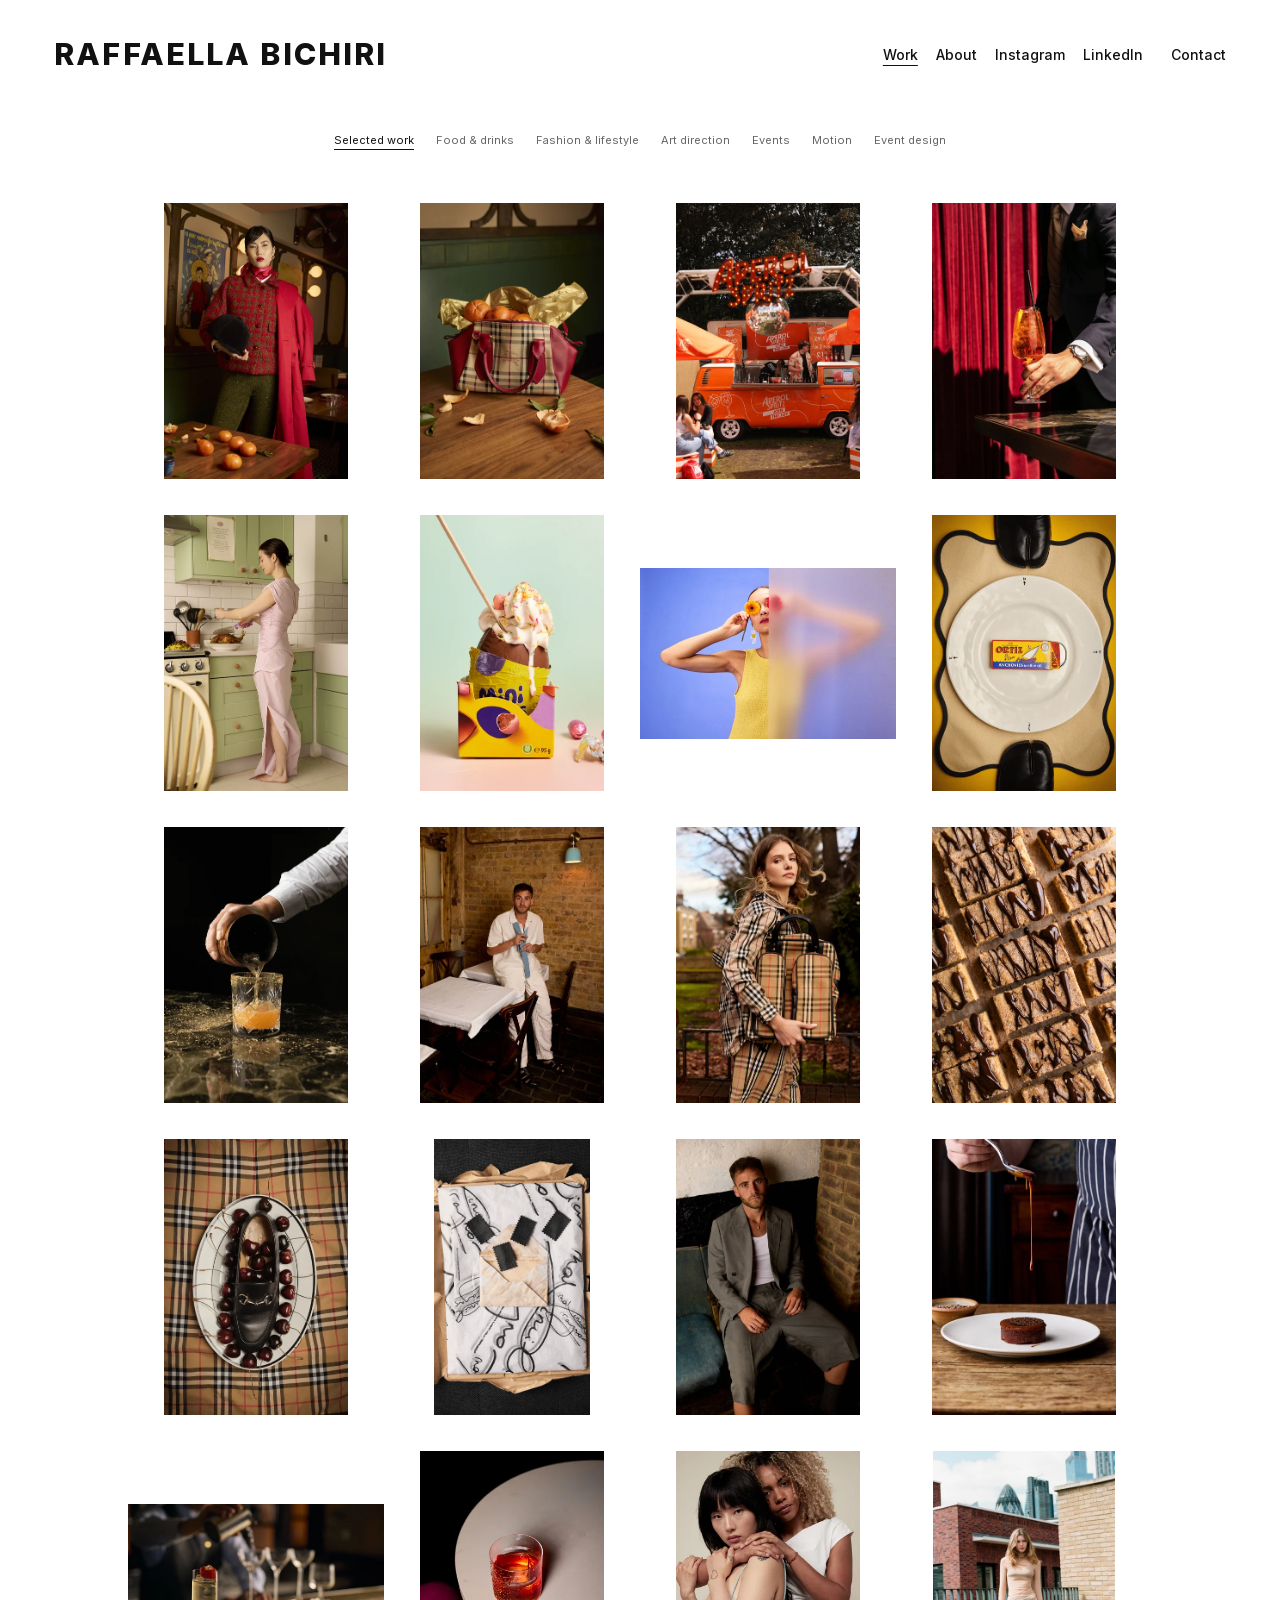
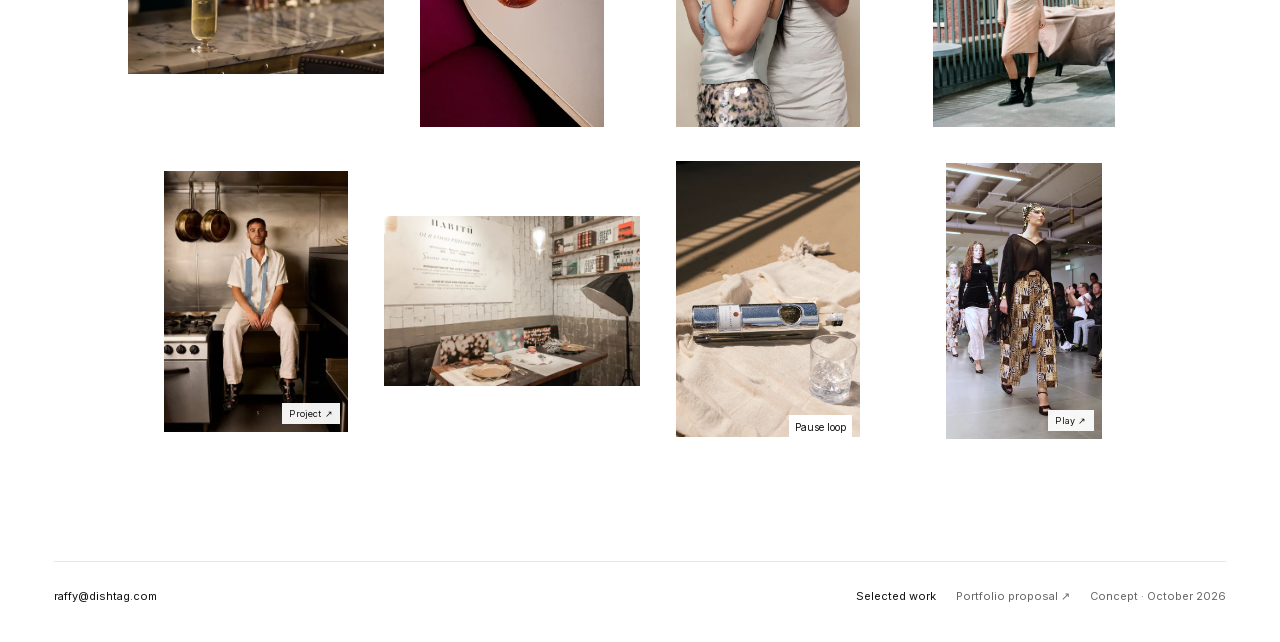
<file: index.html>
<!doctype html><html lang="en"><head><meta charset="utf-8"><meta name="viewport" content="width=device-width,initial-scale=1"><title>Raffaella Bichiri — Selected Work</title><meta name="description" content="Photography, art direction and creative production by Raffaella Bichiri. A portfolio concept."><meta name="robots" content="noindex,nofollow"><meta name="theme-color" content="#ffffff"><link rel="icon" href="./favicon.svg" type="image/svg+xml"><link rel="stylesheet" href="./style.css"><link rel="preload" href="./assets/figma/inter.woff2" as="font" type="font/woff2" crossorigin><script type="module" src="./app.js"></script></head><body><a class="skip" href="#main">Skip to content</a><header class="site-header"><a class="wordmark" href="./" aria-label="Raffaella Bichiri — selected work">RAFFAELLA BICHIRI</a><nav class="site-nav" aria-label="Main navigation"><a href="./" aria-current="page">Work</a><a href="./about.html">About</a><a data-social="instagram" href="https://www.instagram.com/raffaellabic_photography" target="_blank" rel="noopener noreferrer">Instagram</a><a data-social="linkedin" href="https://www.linkedin.com/in/raffaella-bichiri-4a4538165/" target="_blank" rel="noopener noreferrer">LinkedIn</a><a class="contact-nav" href="./contact.html">Contact</a></nav></header><main id="main"><h1 class="sr-only">Selected photography, art direction and motion work</h1><div class="filters" role="group" aria-label="Filter work by discipline"></div><p id="gallery-announcement" class="sr-only" aria-live="polite"></p><div class="gallery-status" role="status"></div><div class="gallery"></div><noscript><p class="gallery-status">Please enable JavaScript to explore this concept, or visit <a href="https://raffaellabichiri.myportfolio.com/">the current portfolio</a>.</p></noscript></main><footer class="site-footer"><a data-email href="mailto:raffy@dishtag.com">raffy@dishtag.com</a><div class="footer-links"><a href="./">Selected work</a><a class="secondary" href="./proposal.html">Portfolio proposal ↗</a><span class="secondary">Concept · October 2026</span></div></footer><dialog class="lightbox" aria-label="Image viewer"><div class="lightbox-bar"><span class="lightbox-title"></span><button class="plain-button close-button" data-close type="button">Close <span aria-hidden="true">×</span></button></div><div class="lightbox-stage"></div><div class="lightbox-bottom"><span class="lightbox-count" aria-live="polite"></span><a data-project hidden class="text-link">View project ↗</a><div class="lightbox-arrows"><button class="plain-button" data-prev type="button" aria-label="Previous image">← Previous</button><button class="plain-button" data-next type="button" aria-label="Next image">Next →</button></div></div></dialog></body></html>
</file>
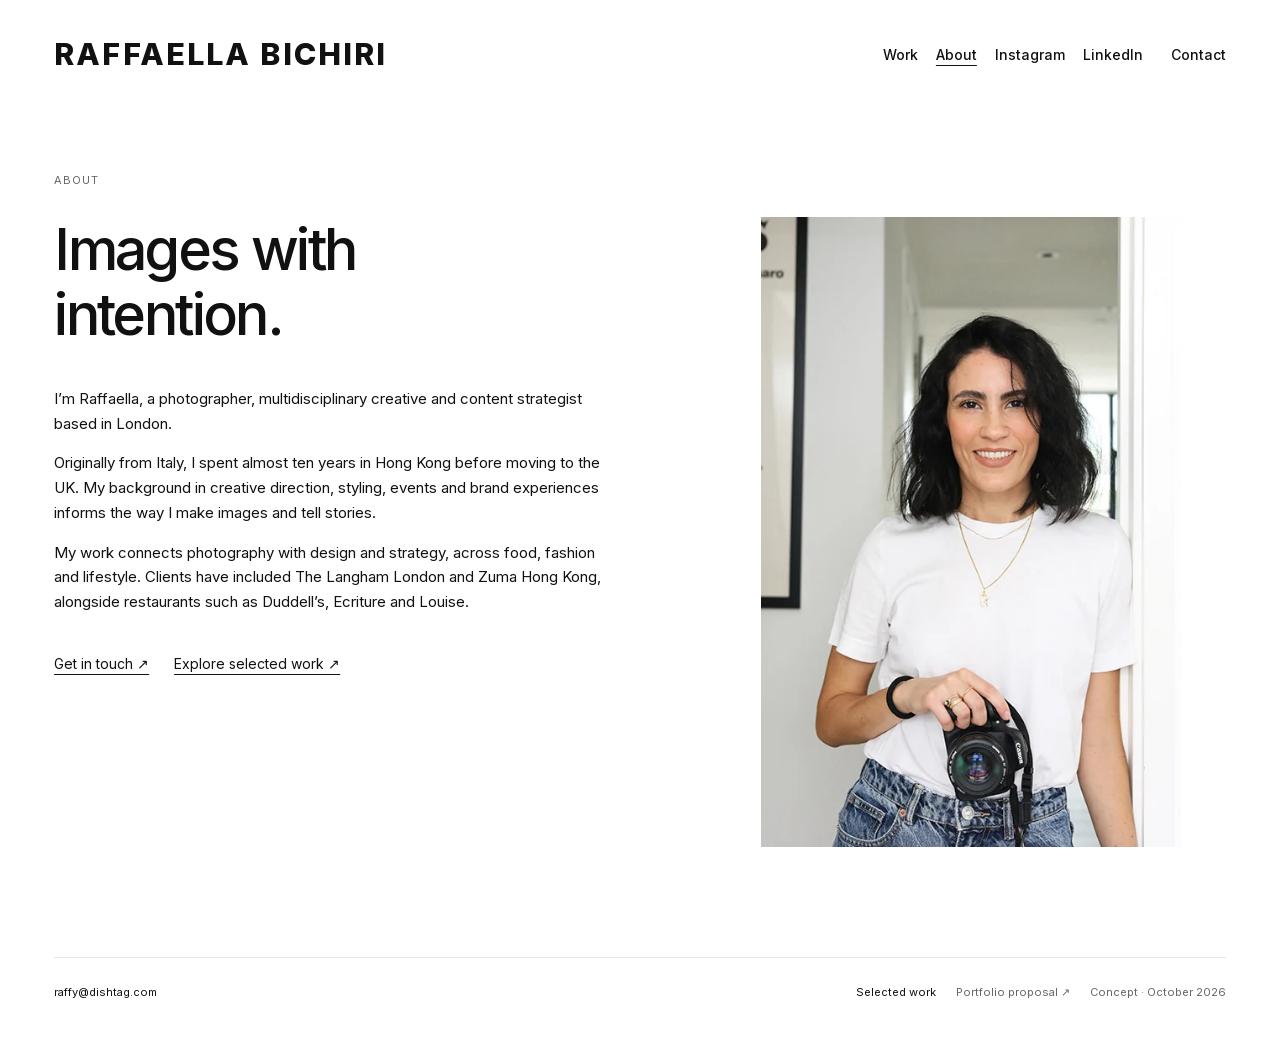
<file: about.html>
<!doctype html><html lang="en"><head><meta charset="utf-8"><meta name="viewport" content="width=device-width,initial-scale=1"><title>About — Raffaella Bichiri</title><meta name="description" content="Photography, art direction and creative production by Raffaella Bichiri. A portfolio concept."><meta name="robots" content="noindex,nofollow"><meta name="theme-color" content="#ffffff"><link rel="icon" href="./favicon.svg" type="image/svg+xml"><link rel="stylesheet" href="./style.css"><link rel="preload" href="./assets/figma/inter.woff2" as="font" type="font/woff2" crossorigin><script type="module" src="./app.js"></script></head><body><a class="skip" href="#main">Skip to content</a><header class="site-header"><a class="wordmark" href="./" aria-label="Raffaella Bichiri — selected work">RAFFAELLA BICHIRI</a><nav class="site-nav" aria-label="Main navigation"><a href="./">Work</a><a href="./about.html" aria-current="page">About</a><a data-social="instagram" href="https://www.instagram.com/raffaellabic_photography" target="_blank" rel="noopener noreferrer">Instagram</a><a data-social="linkedin" href="https://www.linkedin.com/in/raffaella-bichiri-4a4538165/" target="_blank" rel="noopener noreferrer">LinkedIn</a><a class="contact-nav" href="./contact.html">Contact</a></nav></header><main id="main" class="page"><p class="eyebrow">About</p><div class="about-layout"><div><h1>Images with<br>intention.</h1><div id="about-bio"></div><ul class="contact-list"><li><a class="text-link" href="./contact.html">Get in touch ↗</a></li><li><a class="text-link" href="./">Explore selected work ↗</a></li></ul></div><img class="about-portrait" alt="Raffaella Bichiri" loading="lazy" width="600" height="800"></div></main><footer class="site-footer"><a data-email href="mailto:raffy@dishtag.com">raffy@dishtag.com</a><div class="footer-links"><a href="./">Selected work</a><a class="secondary" href="./proposal.html">Portfolio proposal ↗</a><span class="secondary">Concept · October 2026</span></div></footer></body></html>
</file>
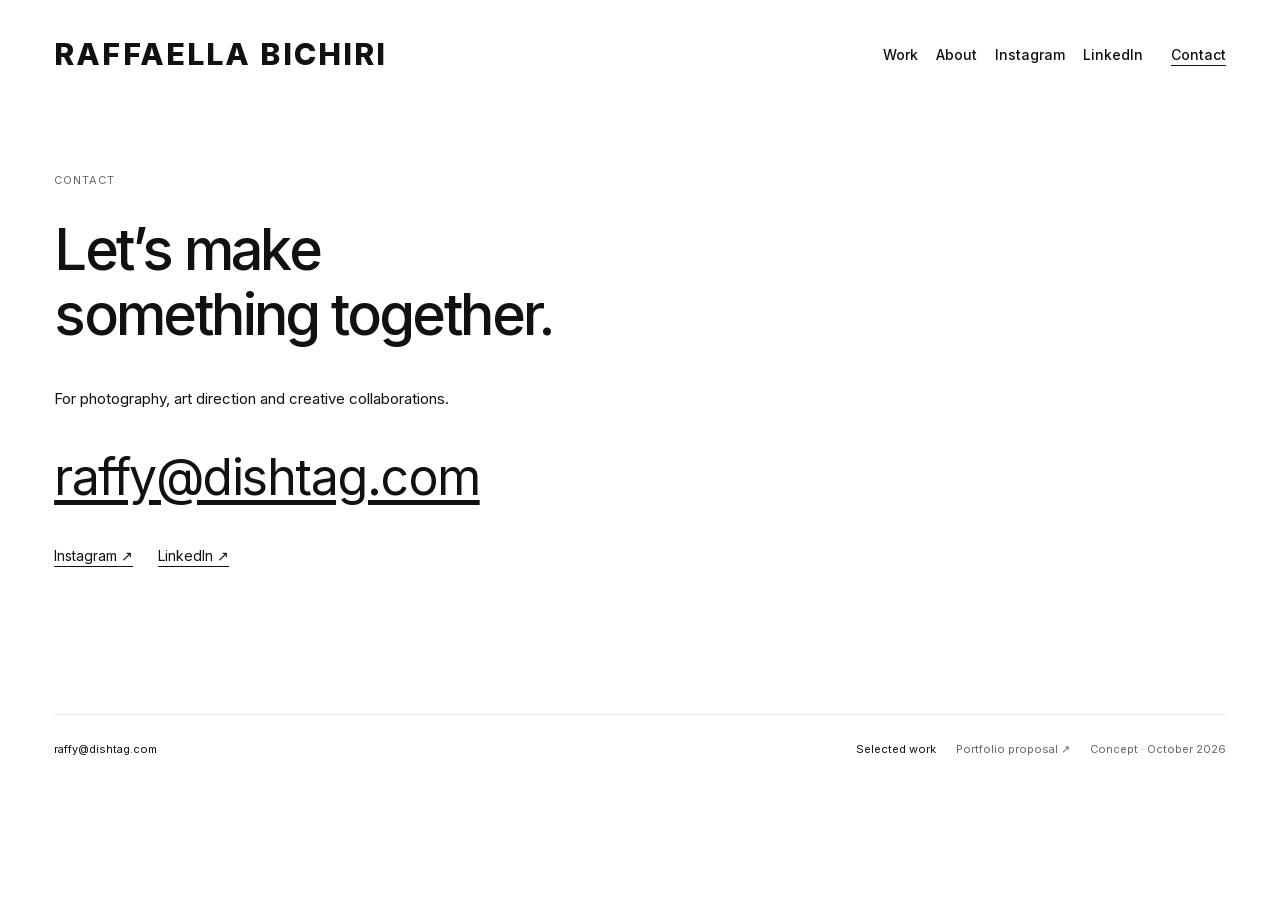
<file: contact.html>
<!doctype html><html lang="en"><head><meta charset="utf-8"><meta name="viewport" content="width=device-width,initial-scale=1"><title>Contact — Raffaella Bichiri</title><meta name="description" content="Photography, art direction and creative production by Raffaella Bichiri. A portfolio concept."><meta name="robots" content="noindex,nofollow"><meta name="theme-color" content="#ffffff"><link rel="icon" href="./favicon.svg" type="image/svg+xml"><link rel="stylesheet" href="./style.css"><link rel="preload" href="./assets/figma/inter.woff2" as="font" type="font/woff2" crossorigin><script type="module" src="./app.js"></script></head><body><a class="skip" href="#main">Skip to content</a><header class="site-header"><a class="wordmark" href="./" aria-label="Raffaella Bichiri — selected work">RAFFAELLA BICHIRI</a><nav class="site-nav" aria-label="Main navigation"><a href="./">Work</a><a href="./about.html">About</a><a data-social="instagram" href="https://www.instagram.com/raffaellabic_photography" target="_blank" rel="noopener noreferrer">Instagram</a><a data-social="linkedin" href="https://www.linkedin.com/in/raffaella-bichiri-4a4538165/" target="_blank" rel="noopener noreferrer">LinkedIn</a><a class="contact-nav" href="./contact.html" aria-current="page">Contact</a></nav></header><main id="main" class="page contact-page"><p class="eyebrow">Contact</p><h1>Let’s make<br>something together.</h1><p>For photography, art direction and creative collaborations.</p><a class="contact-email text-link" data-email href="mailto:raffy@dishtag.com">raffy@dishtag.com</a><ul class="contact-list"><li><a data-social="instagram" class="text-link" href="https://www.instagram.com/raffaellabic_photography" target="_blank" rel="noopener noreferrer">Instagram ↗</a></li><li><a data-social="linkedin" class="text-link" href="https://www.linkedin.com/in/raffaella-bichiri-4a4538165/" target="_blank" rel="noopener noreferrer">LinkedIn ↗</a></li></ul></main><footer class="site-footer"><a data-email href="mailto:raffy@dishtag.com">raffy@dishtag.com</a><div class="footer-links"><a href="./">Selected work</a><a class="secondary" href="./proposal.html">Portfolio proposal ↗</a><span class="secondary">Concept · October 2026</span></div></footer></body></html>
</file>
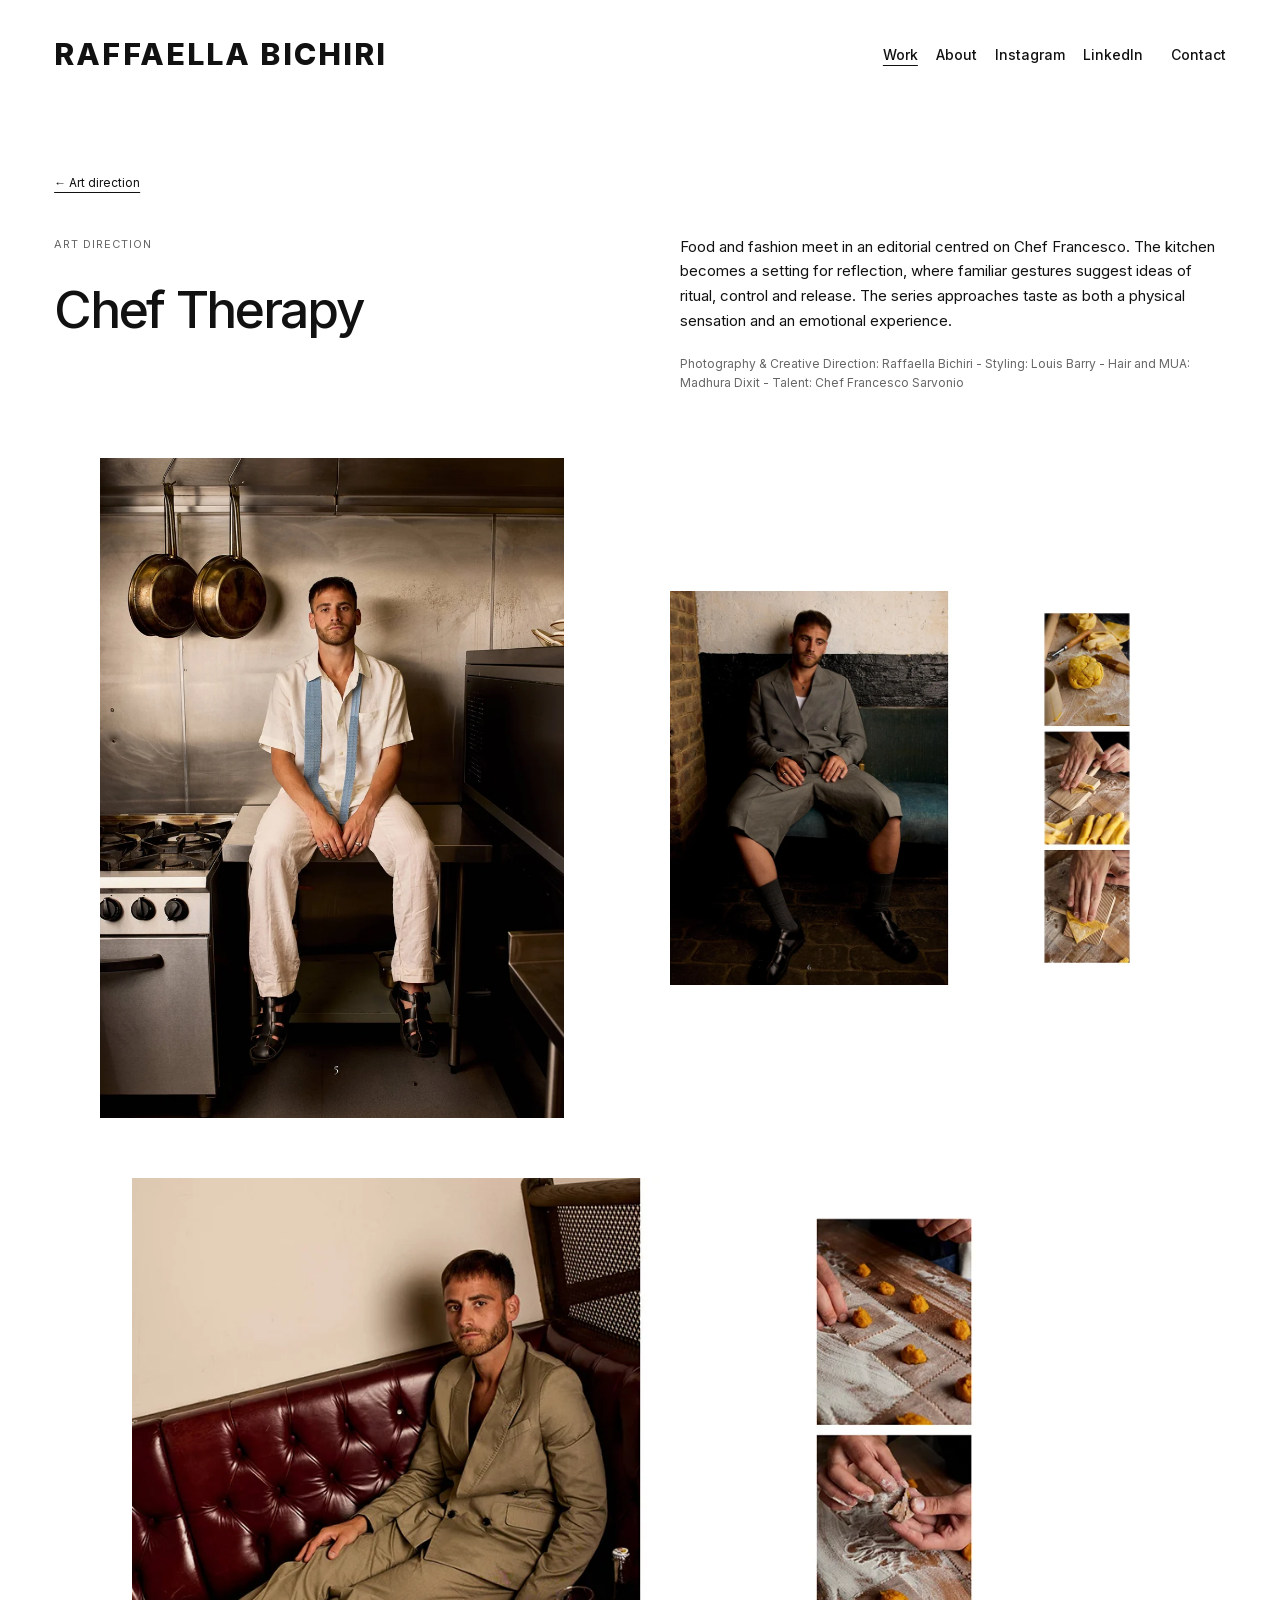
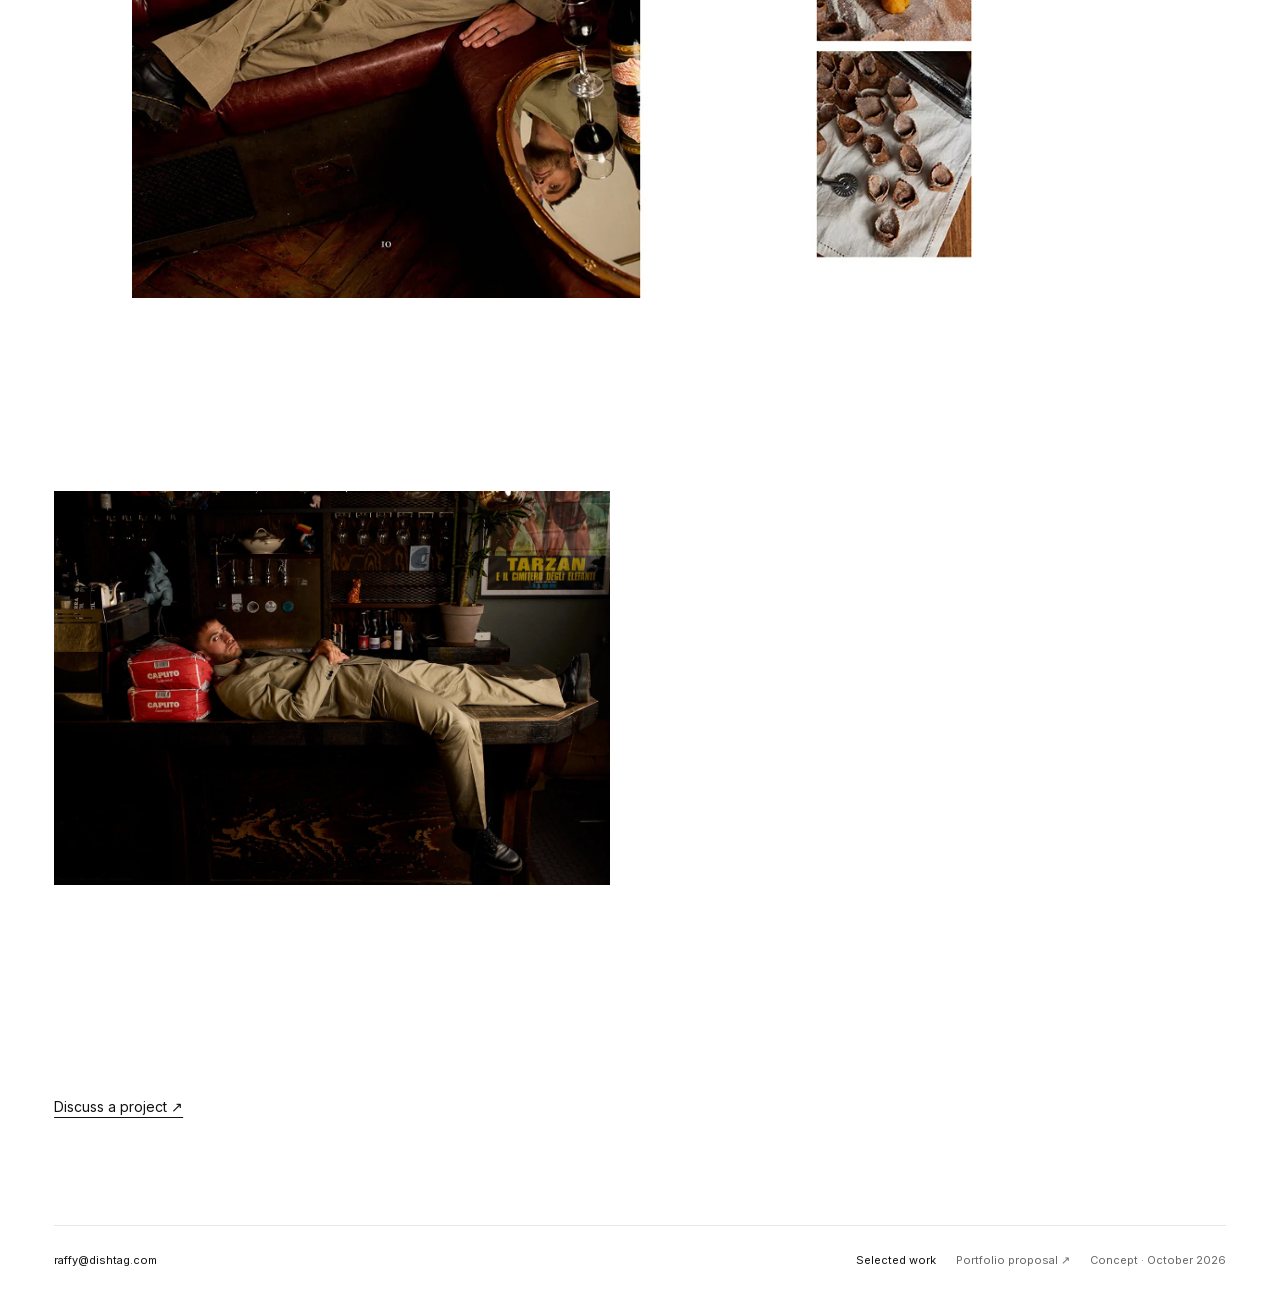
<file: project.html>
<!doctype html><html lang="en"><head><meta charset="utf-8"><meta name="viewport" content="width=device-width,initial-scale=1"><title>Chef Therapy — Raffaella Bichiri</title><meta name="description" content="Photography, art direction and creative production by Raffaella Bichiri. A portfolio concept."><meta name="robots" content="noindex,nofollow"><meta name="theme-color" content="#ffffff"><link rel="icon" href="./favicon.svg" type="image/svg+xml"><link rel="stylesheet" href="./style.css"><link rel="preload" href="./assets/figma/inter.woff2" as="font" type="font/woff2" crossorigin><script type="module" src="./app.js"></script></head><body><a class="skip" href="#main">Skip to content</a><header class="site-header"><a class="wordmark" href="./" aria-label="Raffaella Bichiri — selected work">RAFFAELLA BICHIRI</a><nav class="site-nav" aria-label="Main navigation"><a href="./" aria-current="true">Work</a><a href="./about.html">About</a><a data-social="instagram" href="https://www.instagram.com/raffaellabic_photography" target="_blank" rel="noopener noreferrer">Instagram</a><a data-social="linkedin" href="https://www.linkedin.com/in/raffaella-bichiri-4a4538165/" target="_blank" rel="noopener noreferrer">LinkedIn</a><a class="contact-nav" href="./contact.html">Contact</a></nav></header><main id="main" class="page"><a class="back-link text-link" href="./?category=art-direction">← Art direction</a><div id="project-content"><div class="project-intro"><div><p class="eyebrow" id="project-category">Art direction</p><h1 id="project-title">Chef Therapy</h1></div><div><p id="project-description"></p><p class="project-credits" id="project-credits"></p></div></div><div class="project-images"></div><div class="project-bottom"><a class="text-link" href="./contact.html">Discuss a project ↗</a></div></div></main><footer class="site-footer"><a data-email href="mailto:raffy@dishtag.com">raffy@dishtag.com</a><div class="footer-links"><a href="./">Selected work</a><a class="secondary" href="./proposal.html">Portfolio proposal ↗</a><span class="secondary">Concept · October 2026</span></div></footer><dialog class="lightbox" aria-label="Image viewer"><div class="lightbox-bar"><span class="lightbox-title"></span><button class="plain-button close-button" data-close type="button">Close <span aria-hidden="true">×</span></button></div><div class="lightbox-stage"></div><div class="lightbox-bottom"><span class="lightbox-count" aria-live="polite"></span><a data-project hidden class="text-link">View project ↗</a><div class="lightbox-arrows"><button class="plain-button" data-prev type="button" aria-label="Previous image">← Previous</button><button class="plain-button" data-next type="button" aria-label="Next image">Next →</button></div></div></dialog></body></html>
</file>
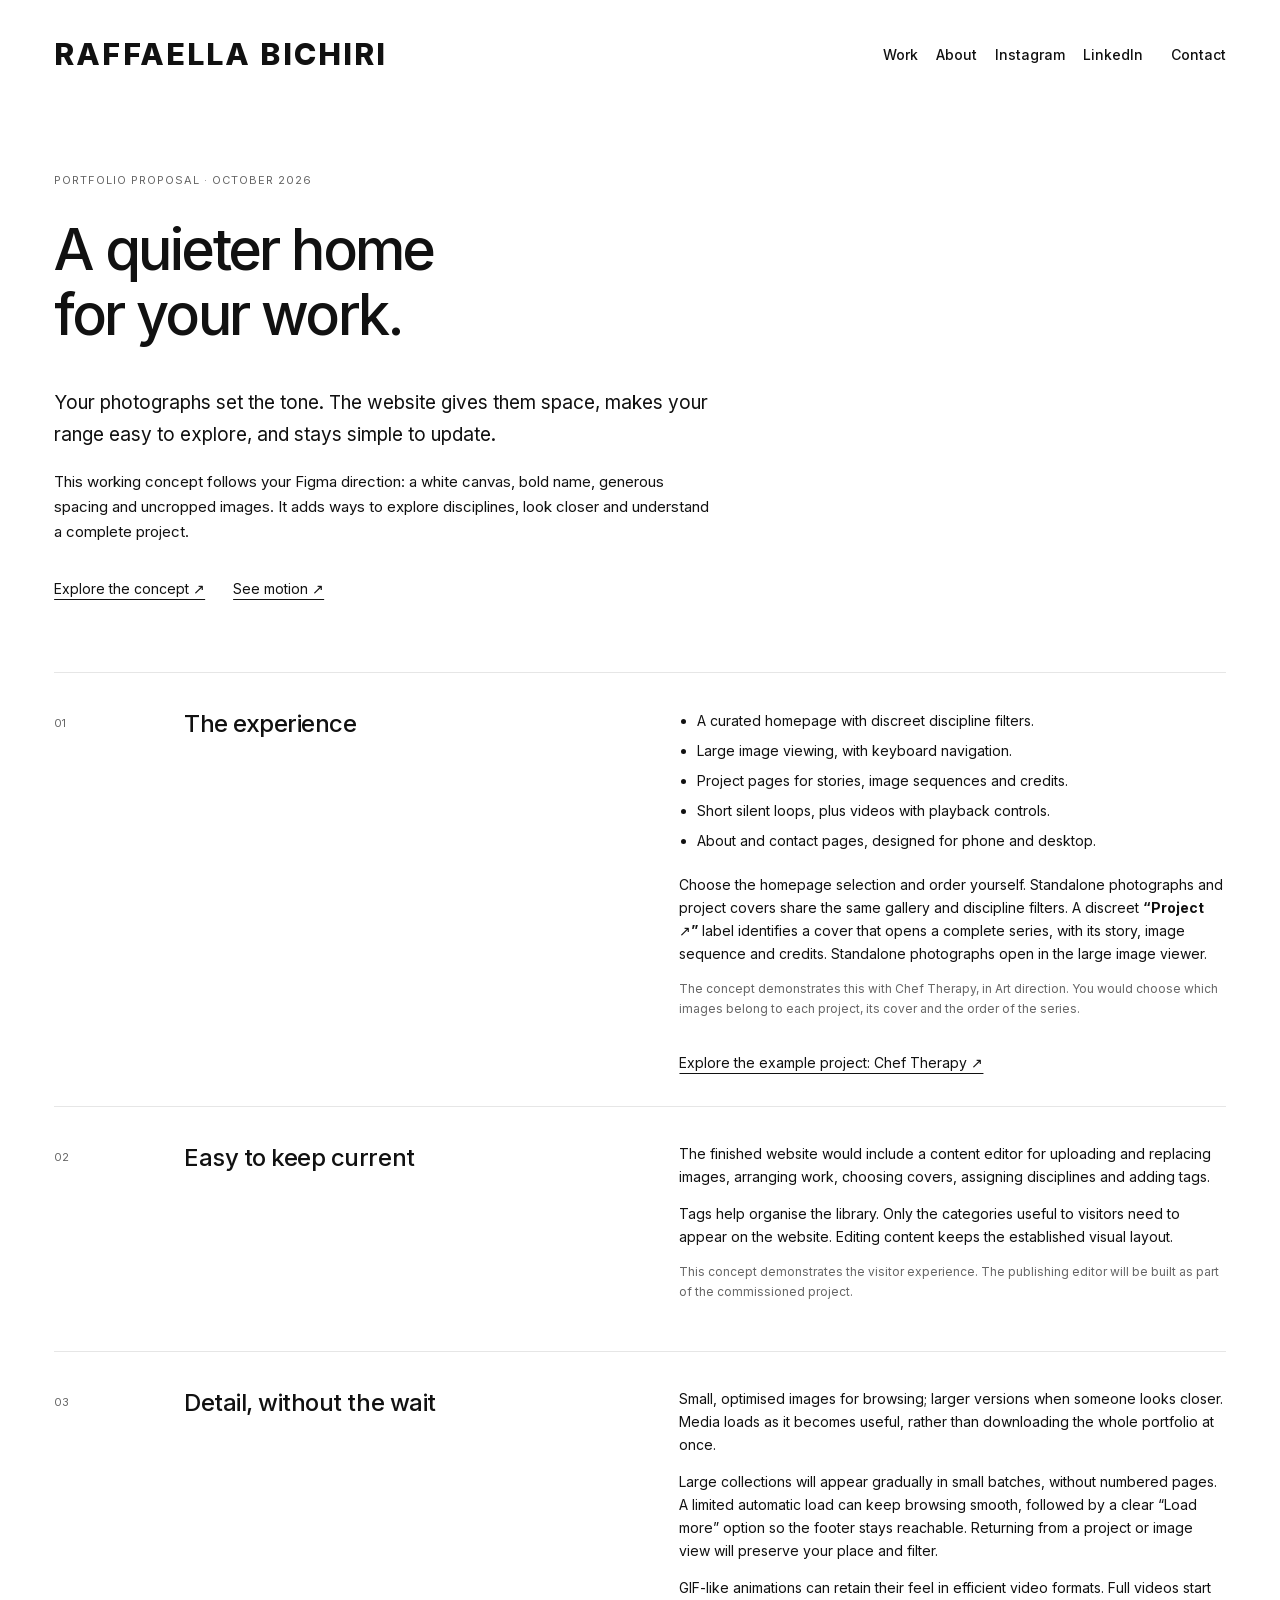
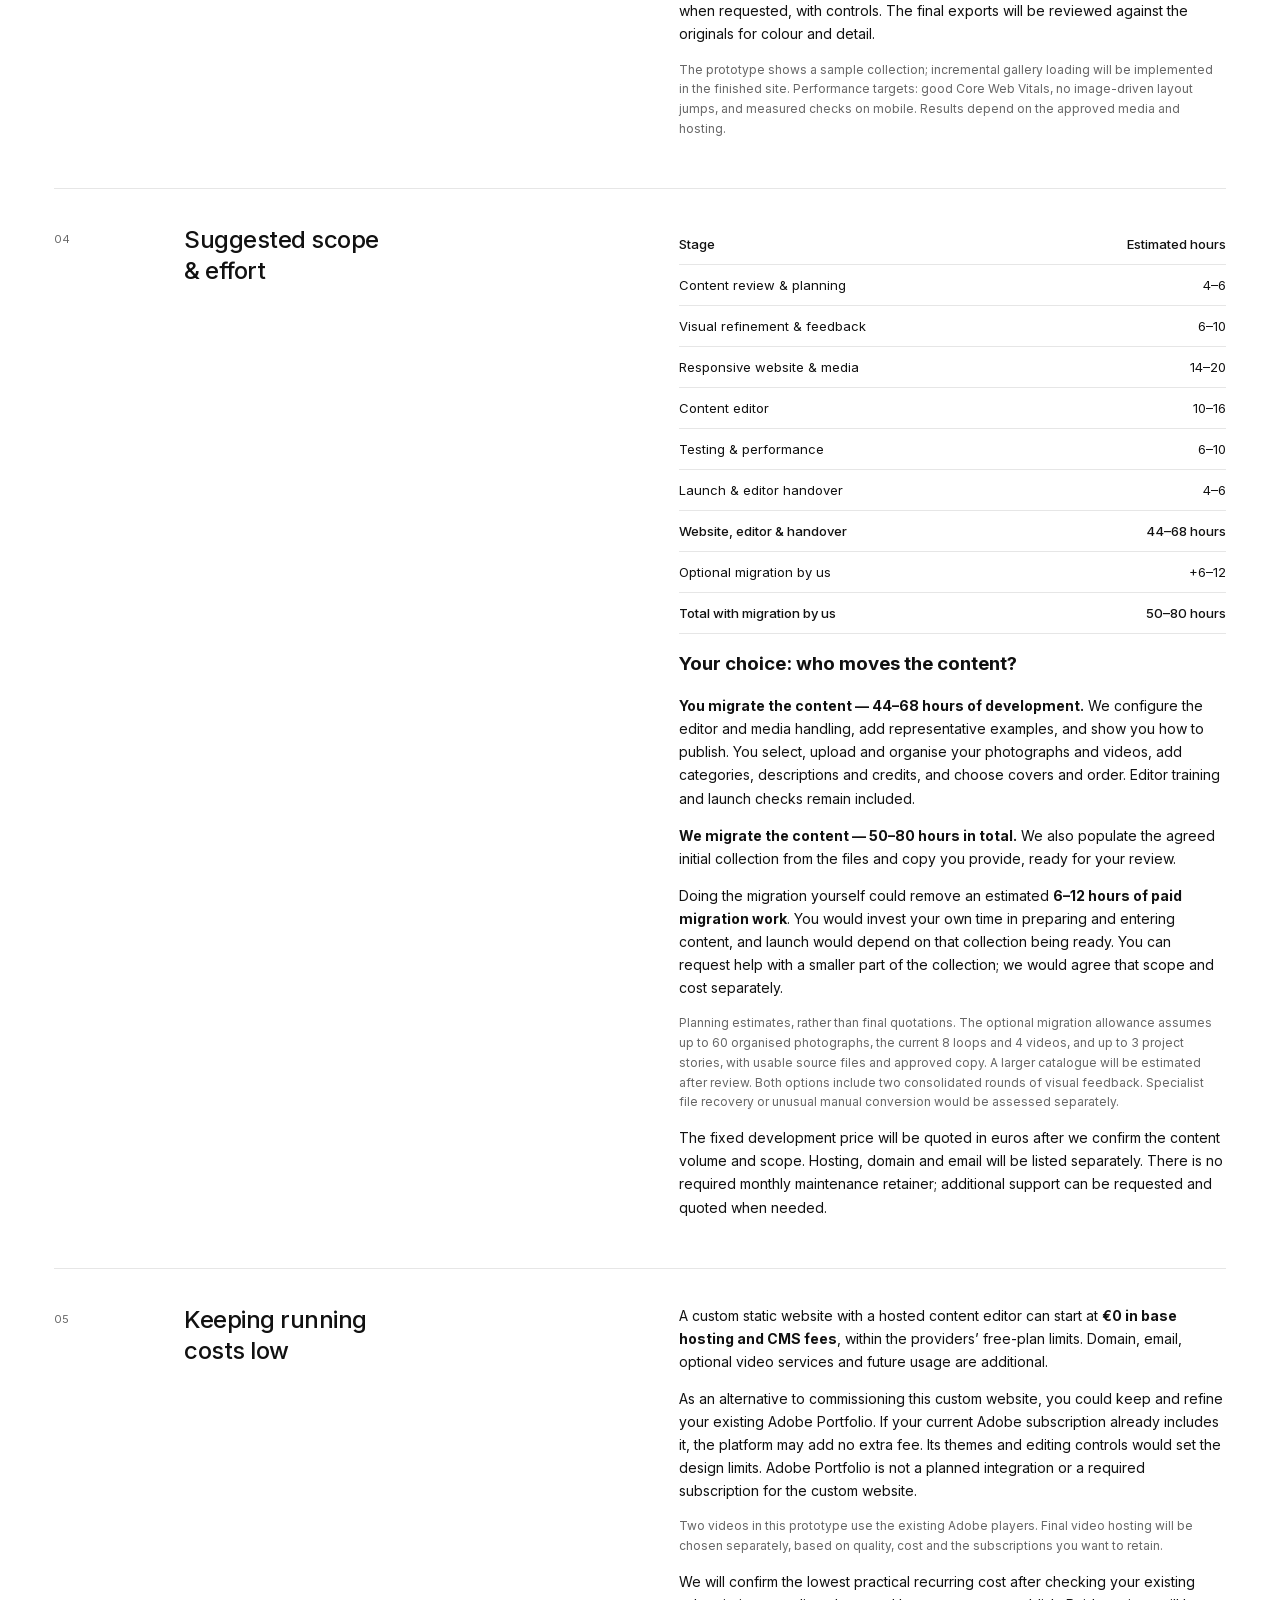
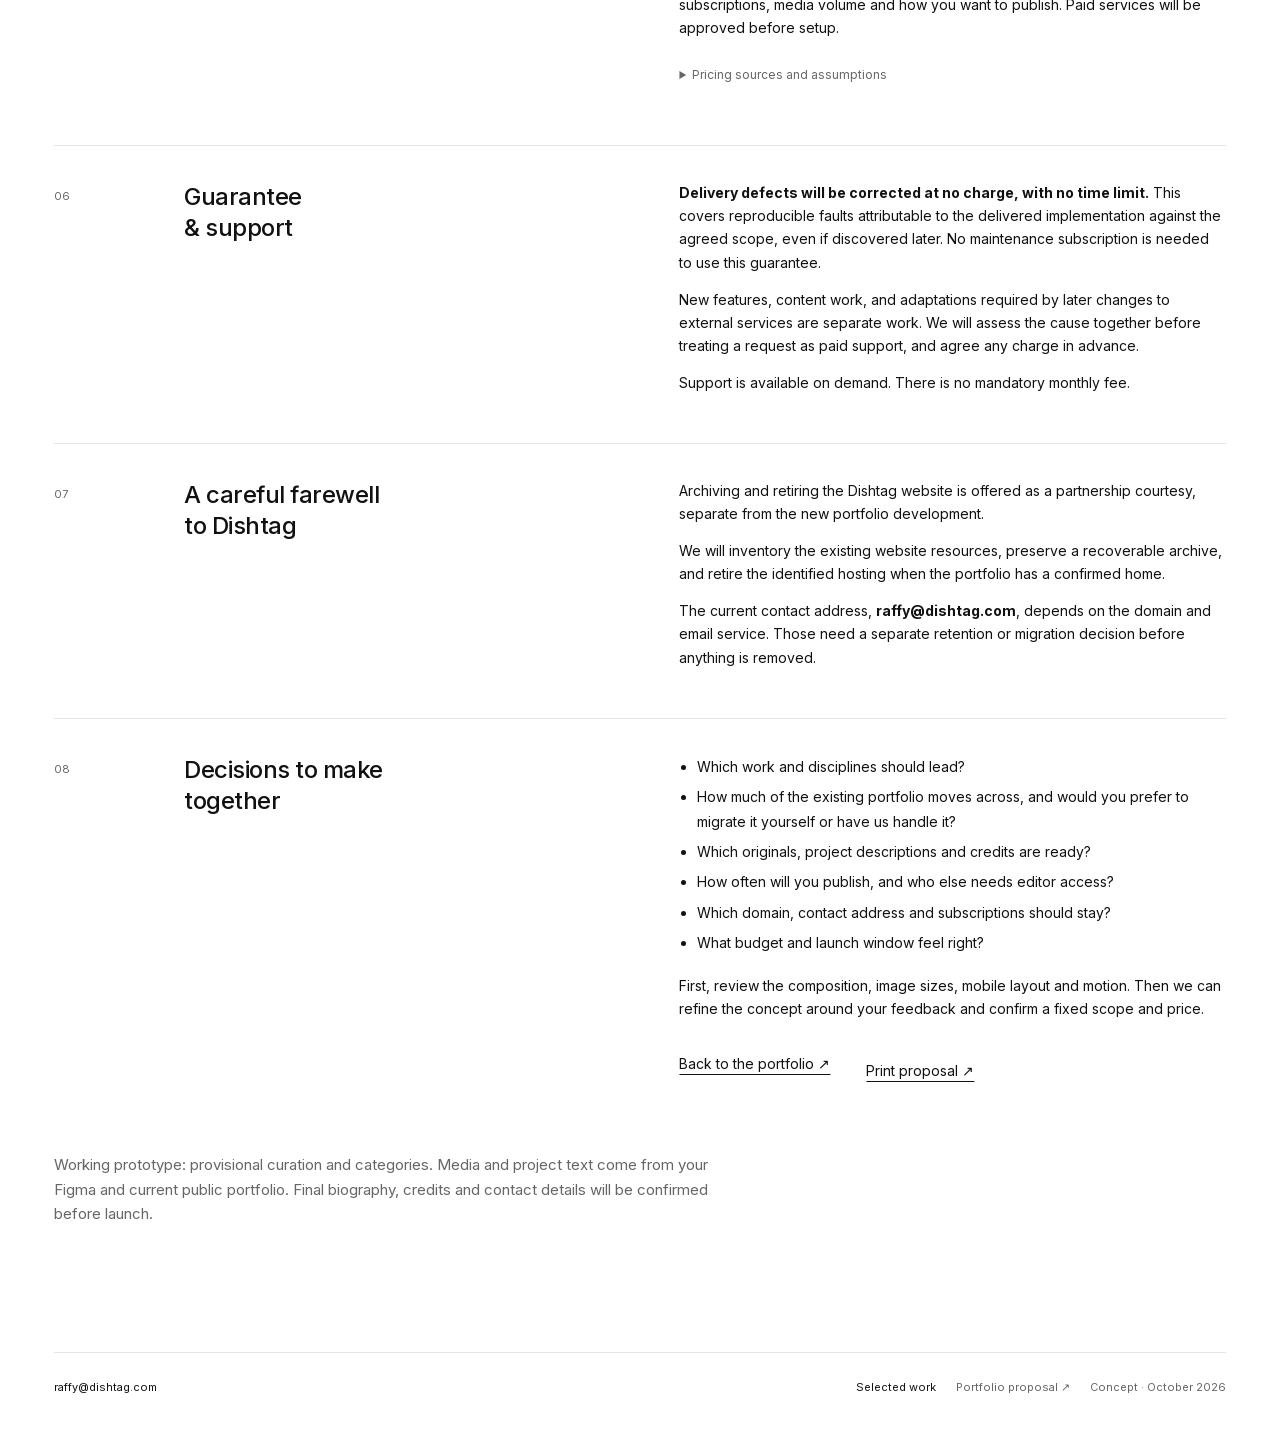
<file: proposal.html>
<!doctype html><html lang="en"><head><meta charset="utf-8"><meta name="viewport" content="width=device-width,initial-scale=1"><title>Portfolio Proposal — Raffaella Bichiri</title><meta name="description" content="A working portfolio proposal for Raffaella Bichiri: design direction, scope, effort and running costs."><meta name="robots" content="noindex,nofollow"><meta name="theme-color" content="#ffffff"><link rel="icon" href="./favicon.svg" type="image/svg+xml"><link rel="stylesheet" href="./style.css"><link rel="preload" href="./assets/figma/inter.woff2" as="font" type="font/woff2" crossorigin><script type="module" src="./app.js"></script></head><body><a class="skip" href="#main">Skip to content</a><header class="site-header"><a class="wordmark" href="./" aria-label="Raffaella Bichiri — selected work">RAFFAELLA BICHIRI</a><nav class="site-nav" aria-label="Main navigation"><a href="./">Work</a><a href="./about.html">About</a><a data-social="instagram" href="https://www.instagram.com/raffaellabic_photography" target="_blank" rel="noopener noreferrer">Instagram</a><a data-social="linkedin" href="https://www.linkedin.com/in/raffaella-bichiri-4a4538165/" target="_blank" rel="noopener noreferrer">LinkedIn</a><a class="contact-nav" href="./contact.html">Contact</a></nav></header><main id="main" class="page"><div class="proposal-intro"><p class="eyebrow">Portfolio proposal · October 2026</p><h1>A quieter home<br>for your work.</h1><p class="lead">Your photographs set the tone. The website gives them space, makes your range easy to explore, and stays simple to update.</p><p>This working concept follows your Figma direction: a white canvas, bold name, generous spacing and uncropped images. It adds ways to explore disciplines, look closer and understand a complete project.</p><div class="proposal-actions"><a class="text-link" href="./">Explore the concept ↗</a><a class="text-link" href="./?category=motion">See motion ↗</a></div></div>
<section class="proposal-row"><span class="number">01</span><h2>The experience</h2><div class="body"><ul><li>A curated homepage with discreet discipline filters.</li><li>Large image viewing, with keyboard navigation.</li><li>Project pages for stories, image sequences and credits.</li><li>Short silent loops, plus videos with playback controls.</li><li>About and contact pages, designed for phone and desktop.</li></ul><p>Choose the homepage selection and order yourself. Standalone photographs and project covers share the same gallery and discipline filters. A discreet <strong>“Project ↗”</strong> label identifies a cover that opens a complete series, with its story, image sequence and credits. Standalone photographs open in the large image viewer.</p><p class="note">The concept demonstrates this with Chef Therapy, in Art direction. You would choose which images belong to each project, its cover and the order of the series.</p><div class="proposal-actions"><a class="text-link" href="./project.html?id=chef-therapy">Explore the example project: Chef Therapy ↗</a></div></div></section>
<section class="proposal-row"><span class="number">02</span><h2>Easy to keep current</h2><div class="body"><p>The finished website would include a content editor for uploading and replacing images, arranging work, choosing covers, assigning disciplines and adding tags.</p><p>Tags help organise the library. Only the categories useful to visitors need to appear on the website. Editing content keeps the established visual layout.</p><p class="note">This concept demonstrates the visitor experience. The publishing editor will be built as part of the commissioned project.</p></div></section>
<section class="proposal-row"><span class="number">03</span><h2>Detail, without the wait</h2><div class="body"><p>Small, optimised images for browsing; larger versions when someone looks closer. Media loads as it becomes useful, rather than downloading the whole portfolio at once.</p><p>Large collections will appear gradually in small batches, without numbered pages. A limited automatic load can keep browsing smooth, followed by a clear “Load more” option so the footer stays reachable. Returning from a project or image view will preserve your place and filter.</p><p>GIF-like animations can retain their feel in efficient video formats. Full videos start when requested, with controls. The final exports will be reviewed against the originals for colour and detail.</p><p class="note">The prototype shows a sample collection; incremental gallery loading will be implemented in the finished site. Performance targets: good Core Web Vitals, no image-driven layout jumps, and measured checks on mobile. Results depend on the approved media and hosting.</p></div></section>
<section class="proposal-row"><span class="number">04</span><h2>Suggested scope<br>&amp; effort</h2><div class="body"><table><thead><tr><th scope="col">Stage</th><th scope="col">Estimated hours</th></tr></thead><tbody><tr><td>Content review &amp; planning</td><td>4–6</td></tr><tr><td>Visual refinement &amp; feedback</td><td>6–10</td></tr><tr><td>Responsive website &amp; media</td><td>14–20</td></tr><tr><td>Content editor</td><td>10–16</td></tr><tr><td>Testing &amp; performance</td><td>6–10</td></tr><tr><td>Launch &amp; editor handover</td><td>4–6</td></tr><tr><th scope="row">Website, editor &amp; handover</th><th>44–68 hours</th></tr><tr><td>Optional migration by us</td><td>+6–12</td></tr><tr><th scope="row">Total with migration by us</th><th>50–80 hours</th></tr></tbody></table><h3>Your choice: who moves the content?</h3><p><strong>You migrate the content — 44–68 hours of development.</strong> We configure the editor and media handling, add representative examples, and show you how to publish. You select, upload and organise your photographs and videos, add categories, descriptions and credits, and choose covers and order. Editor training and launch checks remain included.</p><p><strong>We migrate the content — 50–80 hours in total.</strong> We also populate the agreed initial collection from the files and copy you provide, ready for your review.</p><p>Doing the migration yourself could remove an estimated <strong>6–12 hours of paid migration work</strong>. You would invest your own time in preparing and entering content, and launch would depend on that collection being ready. You can request help with a smaller part of the collection; we would agree that scope and cost separately.</p><p class="note">Planning estimates, rather than final quotations. The optional migration allowance assumes up to 60 organised photographs, the current 8 loops and 4 videos, and up to 3 project stories, with usable source files and approved copy. A larger catalogue will be estimated after review. Both options include two consolidated rounds of visual feedback. Specialist file recovery or unusual manual conversion would be assessed separately.</p><p>The fixed development price will be quoted in euros after we confirm the content volume and scope. Hosting, domain and email will be listed separately. There is no required monthly maintenance retainer; additional support can be requested and quoted when needed.</p></div></section>
<section class="proposal-row"><span class="number">05</span><h2>Keeping running<br>costs low</h2><div class="body"><p>A custom static website with a hosted content editor can start at <strong>€0 in base hosting and CMS fees</strong>, within the providers’ free-plan limits. Domain, email, optional video services and future usage are additional.</p><p>As an alternative to commissioning this custom website, you could keep and refine your existing Adobe Portfolio. If your current Adobe subscription already includes it, the platform may add no extra fee. Its themes and editing controls would set the design limits. Adobe Portfolio is not a planned integration or a required subscription for the custom website.</p><p class="note">Two videos in this prototype use the existing Adobe players. Final video hosting will be chosen separately, based on quality, cost and the subscriptions you want to retain.</p><p>We will confirm the lowest practical recurring cost after checking your existing subscriptions, media volume and how you want to publish. Paid services will be approved before setup.</p><details><summary>Pricing sources and assumptions</summary><p class="note">Checked 11 October 2026. <a href="https://pages.cloudflare.com/" target="_blank" rel="noopener noreferrer">Cloudflare Pages</a> and <a href="https://www.sanity.io/pricing" target="_blank" rel="noopener noreferrer">Sanity Free</a> have no base monthly fee within their limits. Sanity Free editing requires an Administrator role. Paid CMS seats and video hosting are quoted by providers in US dollars; euro totals and VAT need confirmation at purchase. <a href="https://help.myportfolio.com/hc/en-us/articles/208422408-Adobe-Portfolio-pricing" target="_blank" rel="noopener noreferrer">Adobe Portfolio eligibility</a>.</p></details></div></section>
<section class="proposal-row"><span class="number">06</span><h2>Guarantee<br>&amp; support</h2><div class="body"><p><strong>Delivery defects will be corrected at no charge, with no time limit.</strong> This covers reproducible faults attributable to the delivered implementation against the agreed scope, even if discovered later. No maintenance subscription is needed to use this guarantee.</p><p>New features, content work, and adaptations required by later changes to external services are separate work. We will assess the cause together before treating a request as paid support, and agree any charge in advance.</p><p>Support is available on demand. There is no mandatory monthly fee.</p></div></section>
<section class="proposal-row"><span class="number">07</span><h2>A careful farewell<br>to Dishtag</h2><div class="body"><p>Archiving and retiring the Dishtag website is offered as a partnership courtesy, separate from the new portfolio development.</p><p>We will inventory the existing website resources, preserve a recoverable archive, and retire the identified hosting when the portfolio has a confirmed home.</p><p>The current contact address, <strong>raffy@dishtag.com</strong>, depends on the domain and email service. Those need a separate retention or migration decision before anything is removed.</p></div></section>
<section class="proposal-row"><span class="number">08</span><h2>Decisions to make<br>together</h2><div class="body"><ul><li>Which work and disciplines should lead?</li><li>How much of the existing portfolio moves across, and would you prefer to migrate it yourself or have us handle it?</li><li>Which originals, project descriptions and credits are ready?</li><li>How often will you publish, and who else needs editor access?</li><li>Which domain, contact address and subscriptions should stay?</li><li>What budget and launch window feel right?</li></ul><p>First, review the composition, image sizes, mobile layout and motion. Then we can refine the concept around your feedback and confirm a fixed scope and price.</p><div class="proposal-actions"><a class="text-link" href="./">Back to the portfolio ↗</a><button class="plain-button text-link" type="button" onclick="window.print()">Print proposal ↗</button></div></div></section><p class="concept-note">Working prototype: provisional curation and categories. Media and project text come from your Figma and current public portfolio. Final biography, credits and contact details will be confirmed before launch.</p></main><footer class="site-footer"><a data-email href="mailto:raffy@dishtag.com">raffy@dishtag.com</a><div class="footer-links"><a href="./">Selected work</a><a class="secondary" href="./proposal.html">Portfolio proposal ↗</a><span class="secondary">Concept · October 2026</span></div></footer></body></html>
</file>
<file: style.css>
@font-face{font-family:Inter;src:url('./assets/figma/inter.woff2') format('woff2');font-style:normal;font-weight:100 900;font-display:swap}
:root{font-family:Inter,Arial,sans-serif;color:#111;background:#fff;font-synthesis:none;--muted:#666;--line:#e6e6e6;--margin:clamp(22px,4.23vw,80px)}
*{box-sizing:border-box}html{scroll-behavior:smooth}body{margin:0}a{color:inherit;text-decoration:none}button,input{font:inherit}button{color:inherit}a:hover{text-decoration:underline;text-underline-offset:5px}button{cursor:pointer}a:focus-visible,button:focus-visible,input:focus-visible{outline:2px solid #111;outline-offset:5px}button:disabled{opacity:.3;cursor:default}img{display:block;max-width:100%}figure{margin:0}p{line-height:1.65}::selection{background:#f4dfd7}.sr-only{position:absolute;width:1px;height:1px;overflow:hidden;clip:rect(0,0,0,0)}.skip{position:absolute;left:24px;top:-80px;background:#fff;padding:14px;z-index:100}.skip:focus{top:15px}
.site-header{display:flex;align-items:center;justify-content:space-between;gap:32px;padding:36px var(--margin) 28px}.wordmark{font-size:clamp(23px,2.38vw,38px);font-weight:800;letter-spacing:.07em;white-space:nowrap;line-height:1.2}.wordmark:hover{text-decoration:none}.site-nav{display:flex;align-items:center;flex-wrap:wrap;gap:18px;font-size:14px;font-weight:500}.site-nav a{display:inline-flex;align-items:center;min-height:32px}.site-nav a[aria-current]{text-decoration:underline;text-underline-offset:5px}.contact-nav{margin-left:10px}.filters{display:flex;flex-wrap:wrap;justify-content:center;gap:7px 22px;margin:24px var(--margin) 0;font-size:11px}.filters button{border:0;background:none;padding:7px 0;line-height:1.5;color:var(--muted)}.filters button[aria-pressed=true]{color:#111;text-decoration:underline;text-underline-offset:5px}.gallery{display:grid;grid-template-columns:repeat(4,minmax(0,1fr));align-items:center;gap:32px 0;padding:46px 10vw 120px}.tile{height:280px;position:relative;display:flex;align-items:center;justify-content:center}.tile-link{position:relative;display:block;border:0;padding:0;background:transparent;max-width:94%;max-height:100%}.tile img,.tile video{width:auto;height:auto;max-width:100%;max-height:276px;object-fit:contain}.tile.portrait .tile-link{max-width:184px}.tile.landscape .tile-link{max-width:286px}.tile.square .tile-link{max-width:225px}.tile .caption{position:absolute;left:0;right:0;top:100%;padding-top:8px;font-size:10px;line-height:1.4;text-align:left;opacity:0;transition:opacity .18s}.tile-link:hover .caption,.tile-link:focus-visible .caption{opacity:1}.tile-link img{transition:opacity .2s}.tile-link:hover img{opacity:.88}.media-badge{position:absolute;right:8px;bottom:8px;background:rgba(255,255,255,.94);padding:5px 7px;font-size:9px;letter-spacing:.02em}.motion-actions{position:absolute;bottom:2px;right:calc(50% - 84px);z-index:2;border:0;background:#fff;font-size:10px;padding:6px}.gallery-status{padding:70px var(--margin);text-align:center;font-size:14px}.gallery-status a{text-decoration:underline}.gallery-status:empty{display:none}.site-footer{margin:0 var(--margin);padding:25px 0 36px;border-top:1px solid var(--line);display:flex;justify-content:space-between;align-items:center;gap:24px;font-size:11px;line-height:1.7}.site-footer .secondary{color:var(--muted)}.footer-links{display:flex;gap:20px}.empty-cell{pointer-events:none}
dialog.lightbox{position:fixed;inset:0;width:100vw;max-width:none;height:100dvh;max-height:none;padding:0;border:0;background:#fff;color:#111;overflow:auto}dialog::backdrop{background:#fff}.lightbox-bar{position:relative;display:flex;align-items:center;justify-content:space-between;gap:20px;padding:24px var(--margin);font-size:12px}.plain-button{background:none;border:0;padding:8px;line-height:1.2}.close-button{display:flex;gap:14px;align-items:center}.close-button span{font-size:26px;font-weight:300}.lightbox-stage{display:flex;justify-content:center;align-items:center;height:calc(100dvh - 148px);padding:10px 70px}.lightbox-stage img,.lightbox-stage video{max-height:100%;max-width:100%;width:auto;object-fit:contain}.lightbox-stage iframe{height:100%;width:min(100%,450px);border:0;background:#111}.lightbox-bottom{display:flex;justify-content:space-between;align-items:center;padding:16px var(--margin);gap:20px;font-size:12px}.lightbox-bottom button{min-width:44px;min-height:44px}.lightbox-title{color:var(--muted)}.dialog-open{overflow:hidden}.lightbox-arrows{display:flex;gap:20px}
.page{padding:70px var(--margin) 110px;max-width:1450px;margin:auto}.page .eyebrow{font-size:11px;letter-spacing:.09em;text-transform:uppercase;color:var(--muted);margin:0 0 28px}.page h1{font-size:clamp(36px,4.5vw,68px);font-weight:500;letter-spacing:-.045em;line-height:1.13;margin:0 0 40px;max-width:860px}.page h2{font-size:24px;font-weight:500;letter-spacing:-.02em;line-height:1.3}.page p{font-size:15px;max-width:660px}.text-link{text-decoration:underline;text-underline-offset:5px}.about-layout{display:grid;grid-template-columns:1.1fr 1fr;gap:100px}.about-portrait{max-height:630px;width:100%;object-fit:contain}.contact-list{list-style:none;padding:0;margin:40px 0;display:flex;flex-wrap:wrap;gap:25px;font-size:14px}.project-intro{display:grid;grid-template-columns:1fr 1fr;gap:80px;align-items:start;padding-bottom:45px}.project-intro h1{font-size:clamp(36px,4vw,60px)}.project-intro p{margin:0 0 20px}.project-credits{font-size:12px!important;color:var(--muted);white-space:pre-line}.project-images{display:grid;grid-template-columns:1fr 1fr;gap:60px;align-items:center}.project-images button{display:block;padding:0;border:0;background:none;margin:auto;max-width:100%}.project-images img{max-height:660px;object-fit:contain}.project-images figure:nth-child(3n){grid-column:1/-1}.project-images figure:nth-child(3n) img{max-height:720px}.project-bottom{margin-top:80px;font-size:14px}.contact-page{min-height:65vh}.contact-email{display:inline-block;font-size:clamp(24px,4vw,50px);margin-top:20px;letter-spacing:-.03em}
.proposal-intro{max-width:740px;margin-bottom:75px}.proposal-intro .lead{font-size:19px;line-height:1.7}.proposal-row{display:grid;grid-template-columns:90px 1fr 1.2fr;gap:40px;padding:35px 0;border-top:1px solid var(--line)}.proposal-row .number{font-size:11px;color:var(--muted);padding-top:8px}.proposal-row h2{margin:0}.proposal-row p{margin:0 0 14px;font-size:14px}.proposal-row ul{padding-left:18px;font-size:14px;line-height:1.8;margin-top:0}.proposal-row li{padding-bottom:5px}.proposal-row table{font-size:13px;width:100%;border-collapse:collapse}.proposal-row th{text-align:left;font-weight:500}.proposal-row td,.proposal-row th{padding:12px 0;border-bottom:1px solid var(--line)}.proposal-row td:last-child,.proposal-row th:last-child{text-align:right;white-space:nowrap}.proposal-row .note{font-size:12px;color:var(--muted)}.proposal-actions{display:flex;gap:28px;font-size:14px;margin-top:35px}.proposal-row details{font-size:12px;color:var(--muted);margin:20px 0}.proposal-row summary{cursor:pointer;padding:8px 0}.proposal-row details a{text-decoration:underline}.back-link{display:inline-block;font-size:12px;margin-bottom:45px}.concept-note{font-size:11px;color:var(--muted);margin-top:30px}
@media(min-width:1700px){.gallery{max-width:1650px;margin:auto;padding-left:130px;padding-right:130px}.tile{height:320px}.tile img,.tile video{max-height:310px}.tile.portrait .tile-link{max-width:207px}.tile.landscape .tile-link{max-width:320px}}
@media(max-width:1000px){.site-nav{gap:12px;font-size:12px}.gallery{padding-left:7vw;padding-right:7vw;gap:25px 14px}.tile{height:245px}.tile img,.tile video{max-height:230px}.tile.portrait .tile-link{max-width:155px}.about-layout{gap:45px}.proposal-row{grid-template-columns:40px 1fr 1.2fr;gap:24px}}
@media(max-width:700px){.site-header{align-items:flex-start;flex-wrap:wrap;gap:20px;padding-top:28px;padding-bottom:20px}.wordmark{font-size:clamp(20px,6.1vw,26px)}.site-nav{width:100%;gap:clamp(8px,2.8vw,18px);font-size:12px}.site-nav a{min-height:44px}.contact-nav{margin-left:auto}.filters{justify-content:flex-start;margin-top:22px;gap:5px 19px;font-size:10px}.gallery{grid-template-columns:repeat(2,minmax(0,1fr));padding:35px 22px 80px;gap:36px 24px}.tile{height:235px}.tile img,.tile video{max-height:224px}.tile.portrait .tile-link{max-width:150px}.tile .caption{font-size:9px}.empty-cell{display:none}.site-footer{flex-direction:column;align-items:flex-start;gap:12px}.lightbox-bar{padding-top:16px}.lightbox-stage{padding:8px 15px;height:calc(100dvh - 155px)}.lightbox-bottom{font-size:11px}.lightbox-arrows{gap:5px}.page{padding-top:45px;padding-bottom:75px}.about-layout,.project-intro{grid-template-columns:1fr;gap:30px}.about-portrait{max-height:480px;margin-top:20px}.project-images{gap:28px}.project-images img{max-height:400px}.project-images figure:nth-child(3n) img{max-height:540px}.proposal-row{grid-template-columns:25px 1fr;gap:15px;padding:28px 0}.proposal-row .body{grid-column:2}.proposal-intro{margin-bottom:45px}.proposal-intro .lead{font-size:17px}.proposal-actions{gap:25px}.motion-actions{right:4px;bottom:0}}
@media(prefers-reduced-motion:reduce){html{scroll-behavior:auto}*,*::before,*::after{animation:none!important;transition:none!important}}

@media(min-width:701px) and (max-width:850px){.site-header{flex-wrap:wrap}.site-nav{width:100%}.contact-nav{margin-left:auto}}
</file>
